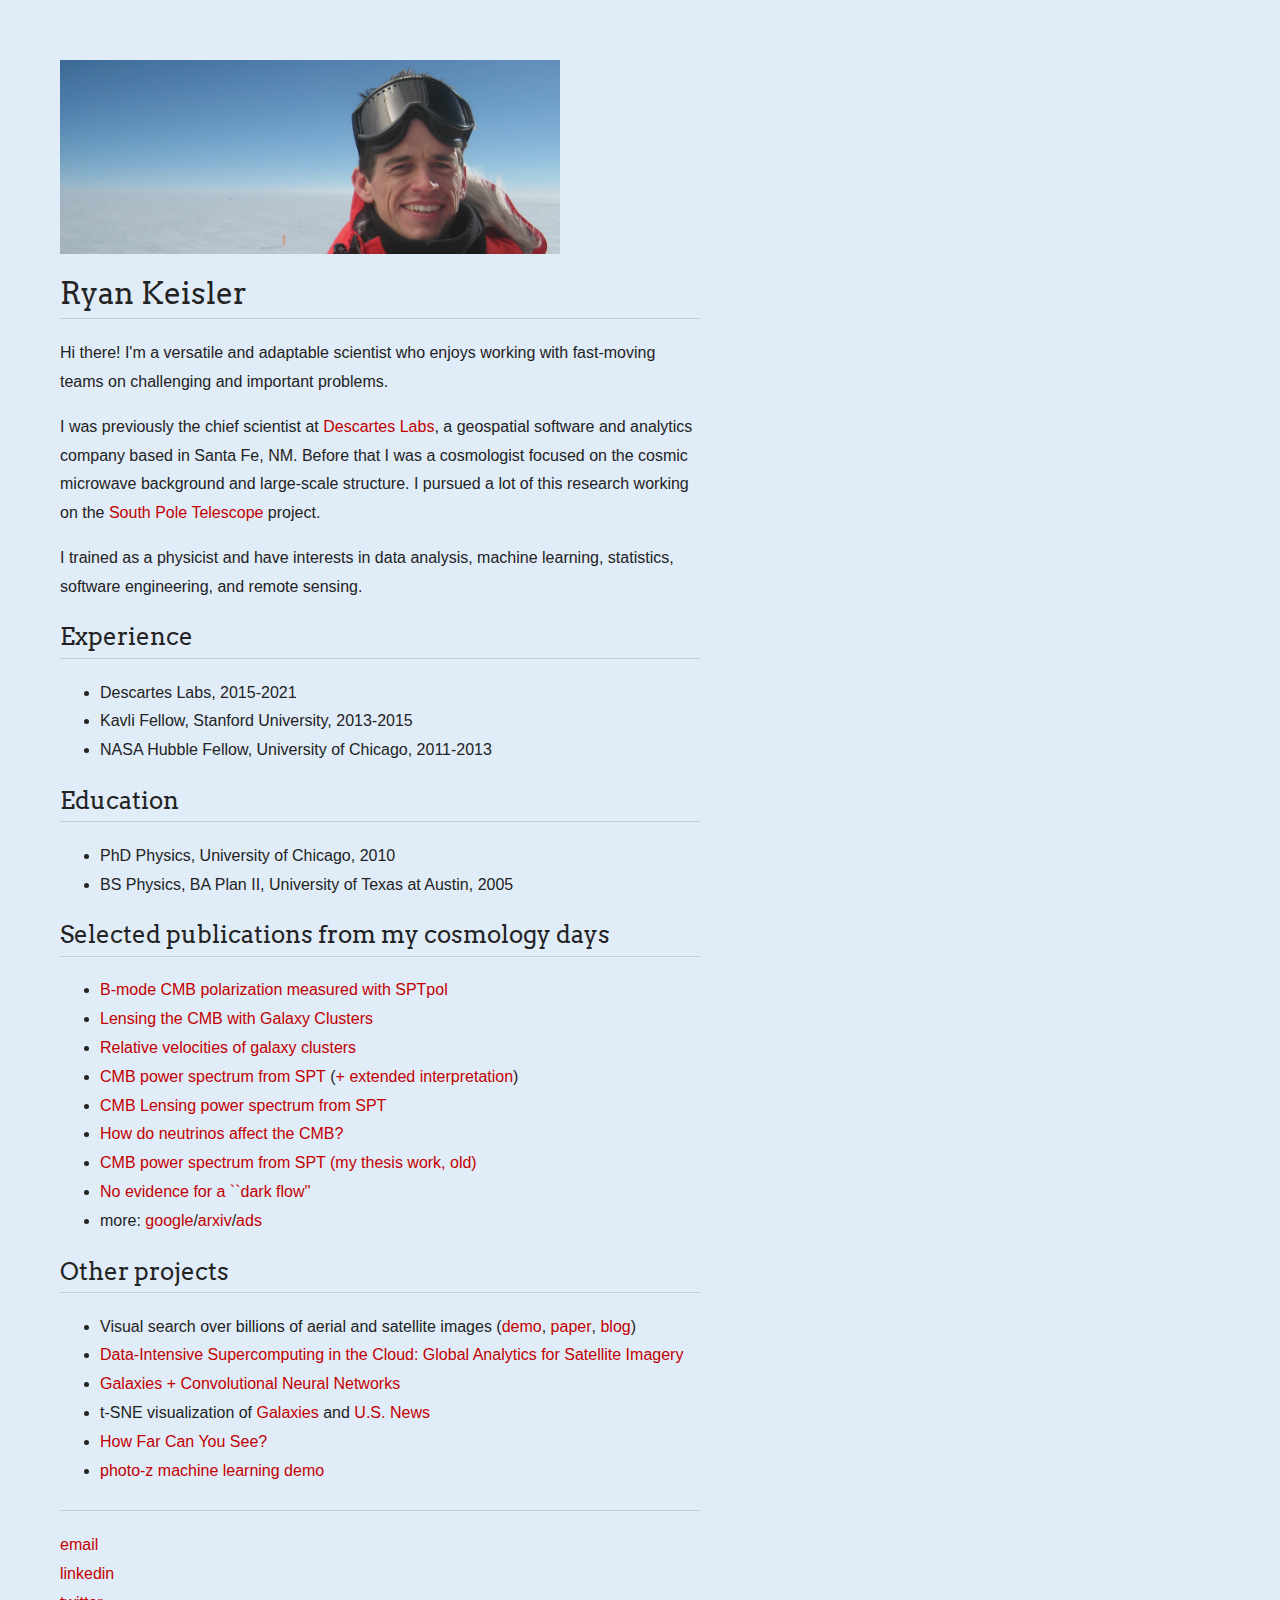
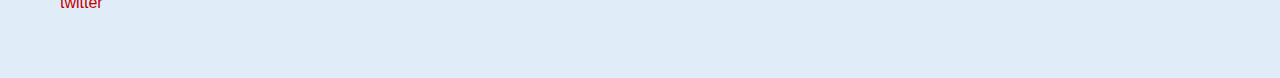
<file: index.html>
<style type="text/css">
  @import url("my.css");
</style>

<body>
<img src="on_lower_boom_wide.png" width="500pt">
<h1>Ryan Keisler</h1> 

<p>

Hi there!  I'm a versatile and adaptable scientist who enjoys working with fast-moving teams on challenging and important problems.
</p>


<p>
I was previously the chief scientist at <a href="https://descarteslabs.com/">Descartes Labs</a>, a geospatial software and analytics company based in Santa Fe, NM.  Before that I was a cosmologist focused on the cosmic microwave background and large-scale structure.  I pursued a lot of this research working on the <a  href="http://pole.uchicago.edu/">South Pole Telescope</a> project.
</p>

<p>
I trained as a physicist and have interests in data analysis, machine learning, statistics, software engineering, and remote sensing.
</p>

<h2>Experience</h2>

<ul>
  <li>Descartes Labs, 2015-2021</li>  
  <li>Kavli Fellow, Stanford University, 2013-2015</li>
  <li>NASA Hubble Fellow, University of Chicago, 2011-2013</li>
</ul>

<h2>Education</h2>
<ul>
  <li>PhD Physics, University of Chicago, 2010</li>
  <li>BS Physics, BA Plan II, University of Texas at Austin, 2005</li>
</ul>


<h2>Selected publications from my cosmology days</h2>


<ul>

<li><a  href="http://arxiv.org/abs/1503.02315">
B-mode CMB polarization measured with SPTpol</a></li>

<li><a  href="http://arxiv.org/abs/1412.7521">
Lensing the CMB with Galaxy Clusters</a></li>

<li><a  href="http://arxiv.org/abs/1211.0668">
Relative velocities of galaxy clusters
</a></li>

<li>
<a  href="http://arxiv.org/abs/1210.7231">CMB power spectrum from SPT</a> (<a  href="http://arxiv.org/abs/1212.6267">+ extended interpretation</a>)
</li>

<li><a  href="http://arxiv.org/abs/1202.0546">
CMB Lensing power spectrum from SPT
</a></li>

<li><a  href="http://arxiv.org/abs/1104.2333">
How do neutrinos affect the CMB?
</a></li>

<li><a  href="http://arxiv.org/abs/1105.3182">
CMB power spectrum from SPT (my thesis work, old)
</a></li>

<li><a  href="http://arxiv.org/abs/0910.4233">
No evidence for a ``dark flow''
</a></li>

<li> more: <a  href="https://scholar.google.com/citations?hl=en&user=iqFAxccAAAAJ">google</a>/<a  href="http://arxiv.org/find/all/1/au:+keisler_r/0/1/0/all/0/1">arxiv</a>/<a  href="http://adsabs.harvard.edu/cgi-bin/nph-abs_connect?db_key=AST&db_key=PHY&db_key=PRE&qform=AST&arxiv_sel=astro-ph&arxiv_sel=cond-mat&arxiv_sel=cs&arxiv_sel=gr-qc&arxiv_sel=hep-ex&arxiv_sel=hep-lat&arxiv_sel=hep-ph&arxiv_sel=hep-th&arxiv_sel=math&arxiv_sel=math-ph&arxiv_sel=nlin&arxiv_sel=nucl-ex&arxiv_sel=nucl-th&arxiv_sel=physics&arxiv_sel=quant-ph&arxiv_sel=q-bio&sim_query=YES&ned_query=YES&adsobj_query=YES&aut_req=YES&aut_logic=OR&obj_logic=OR&author=Keisler%2C+Ryan&object=&start_mon=&start_year=&end_mon=&end_year=&ttl_logic=OR&title=&txt_logic=OR&text=&nr_to_return=200&start_nr=1&jou_pick=ALL&ref_stems=&data_and=ALL&group_and=ALL&start_entry_day=&start_entry_mon=&start_entry_year=&end_entry_day=&end_entry_mon=&end_entry_year=&min_score=&sort=SCORE&data_type=SHORT&aut_syn=YES&ttl_syn=YES&txt_syn=YES&aut_wt=1.0&obj_wt=1.0&ttl_wt=0.3&txt_wt=3.0&aut_wgt=YES&obj_wgt=YES&ttl_wgt=YES&txt_wgt=YES&ttl_sco=YES&txt_sco=YES&version=1">ads</a></li>

</ul>


<h2>Other projects</h2>
<div id="projects"></div>

<ul>

  <li>
    Visual search over billions of aerial and satellite images (<a  href="https://search.descarteslabs.com/">demo</a>,
    <a  href="https://arxiv.org/abs/2002.02624">paper</a>,
    <a  href="https://medium.com/descarteslabs-team/geovisual-search-using-computer-vision-to-explore-the-earth-275d970c60cf">blog</a>)   
  </li>

  <li>
    <a  href="https://arxiv.org/abs/1702.03935">Data-Intensive Supercomputing in the Cloud: Global Analytics for Satellite Imagery</a>
  </li>

<li><a  href="http://rkeisler.github.io/gz/">
Galaxies + Convolutional Neural Networks</a></li>

<li>t-SNE visualization of 
<a  href="http://rkeisler.github.io/tsne_galzoo/">Galaxies</a> and 
<a  href="http://rkeisler.github.io/tsne_guardian/us/">U.S. News</a>
</li>

<li><a  href="http://rkeisler.github.io/nakedeye/">How Far Can You See?</a></li>

<li><a  href="http://nbviewer.ipython.org/github/rkeisler/photoz_demo/blob/master/demo.ipynb">
photo-z machine learning demo</a></li>


</ul>

<h2></h2>


<a href="mailto:rkeisler@gmail.com">email</a><br/>
<a href="https://www.linkedin.com/in/ryan-keisler-03111319/">linkedin</a><br/>
<a href=https://twitter.com/RyanKeisler>twitter</a>


<script>
  (function(i,s,o,g,r,a,m){i['GoogleAnalyticsObject']=r;i[r]=i[r]||function(){
  (i[r].q=i[r].q||[]).push(arguments)},i[r].l=1*new Date();a=s.createElement(o),
  m=s.getElementsByTagName(o)[0];a.async=1;a.src=g;m.parentNode.insertBefore(a,m)
  })(window,document,'script','//www.google-analytics.com/analytics.js','ga');

  ga('create', 'UA-46643325-1', 'auto');
  ga('send', 'pageview');

</script>


</body>
</file>
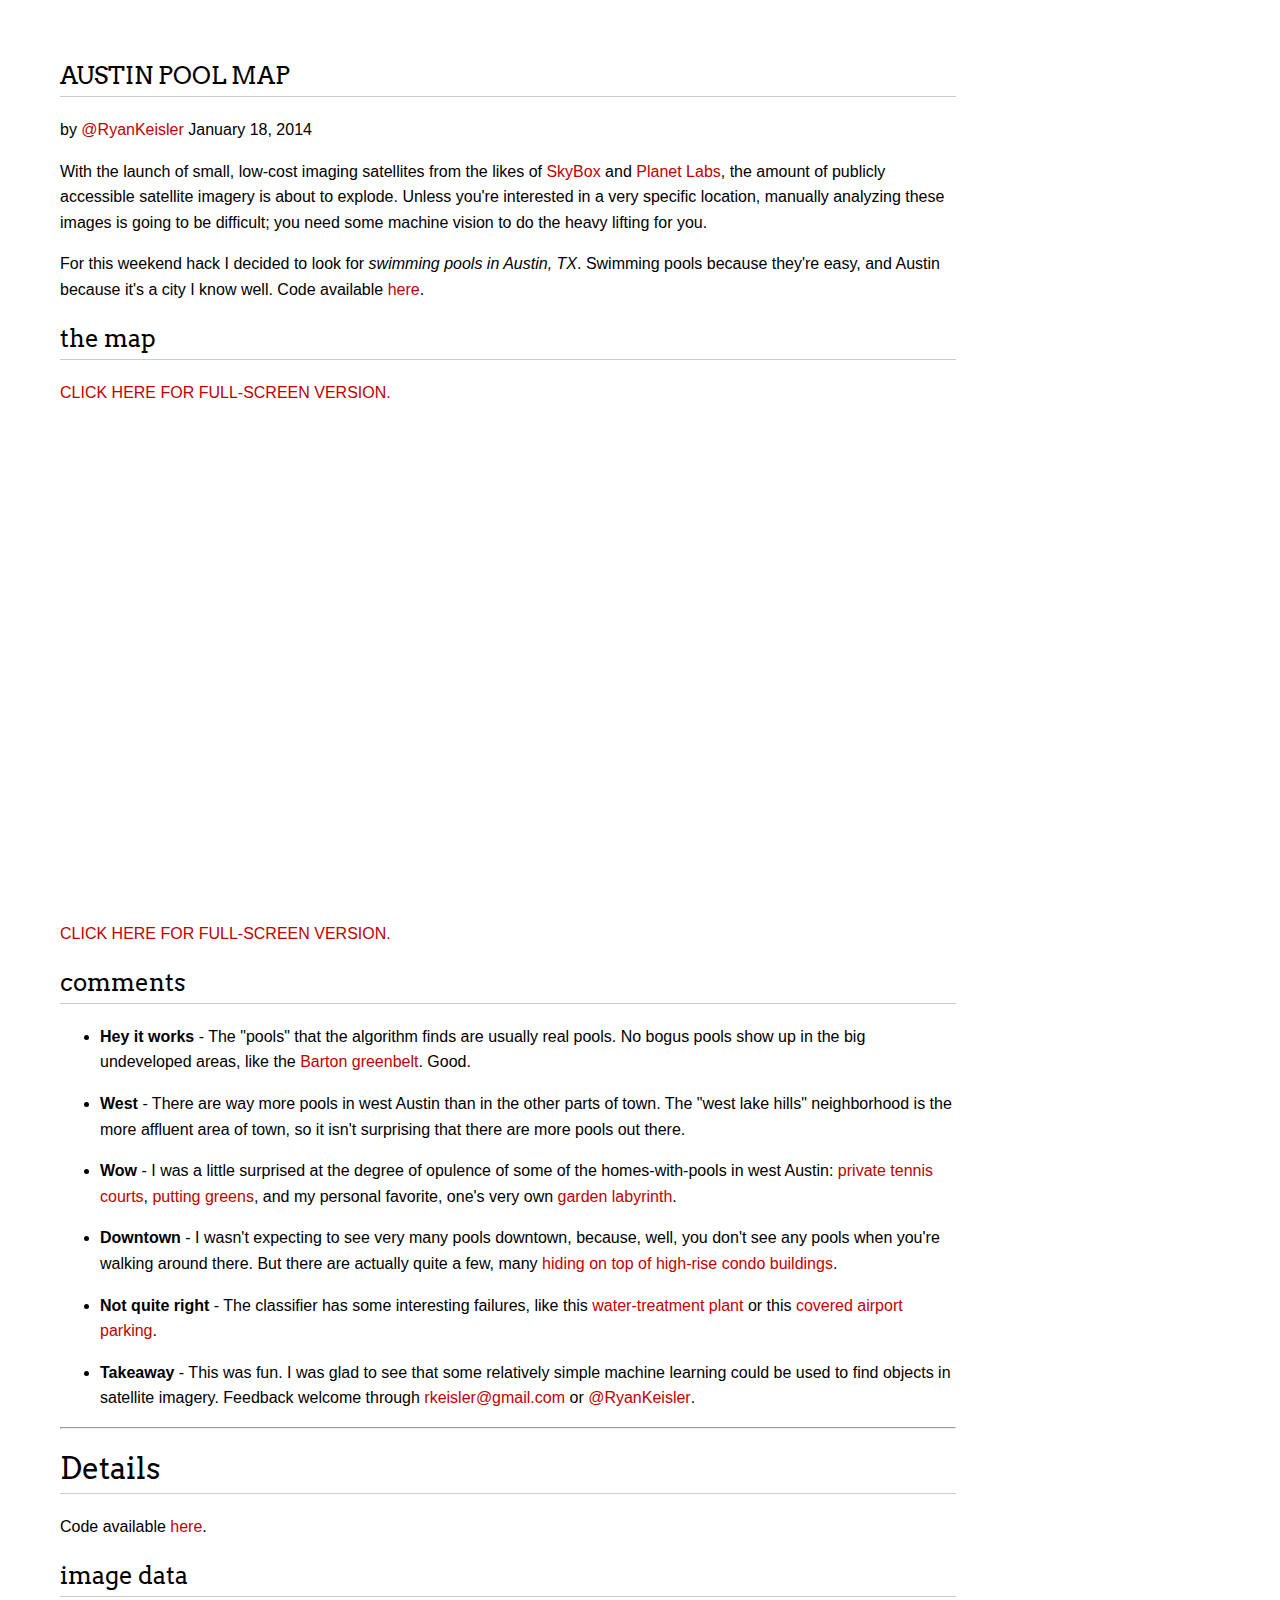
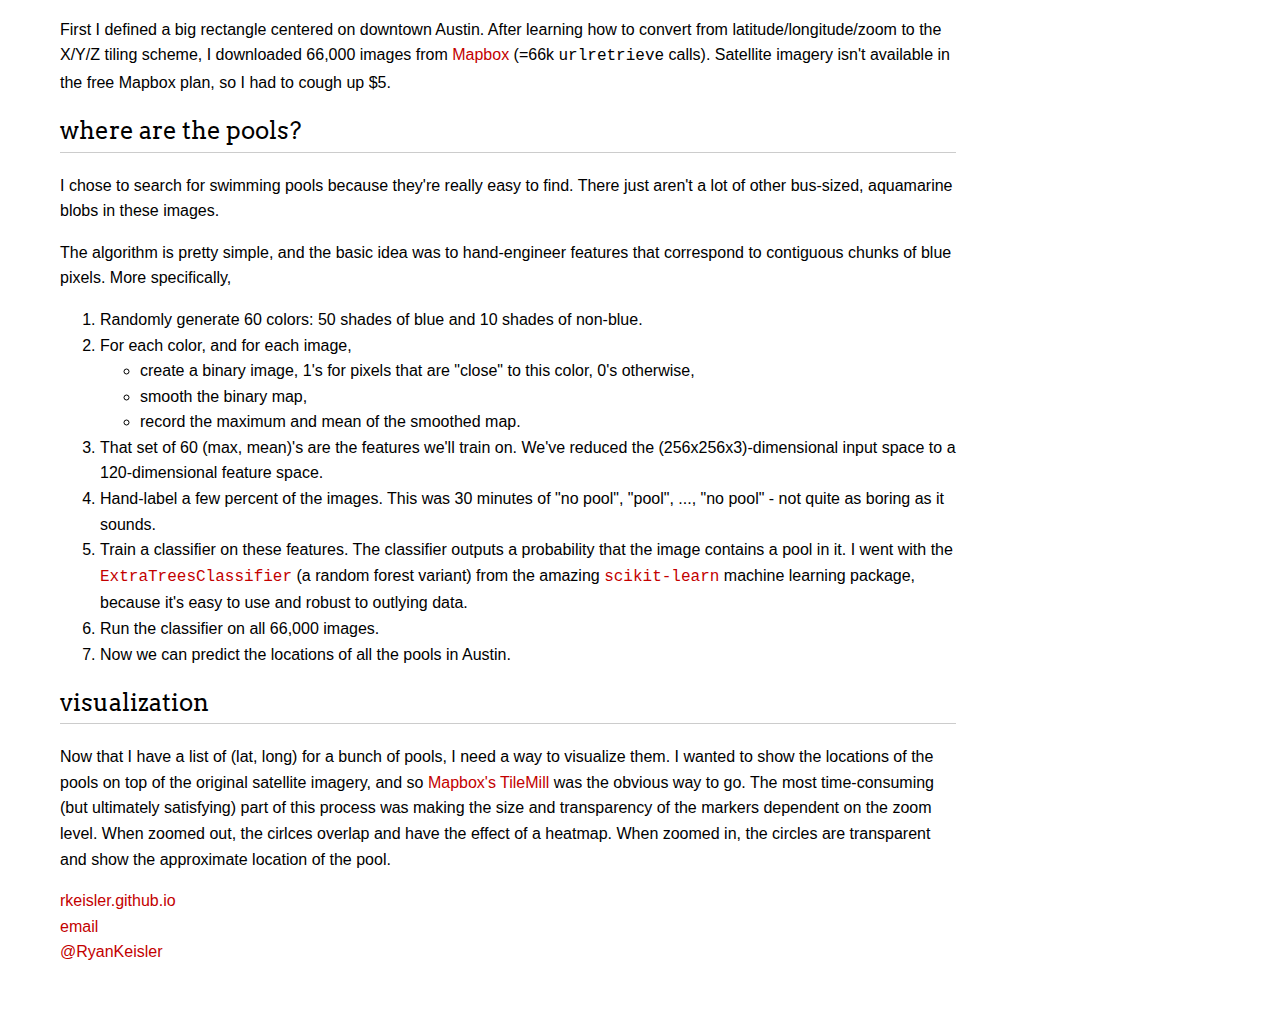
<file: atx_pools/index.html>
<style type="text/css">
  @import url("my.css");
</style>

<!-- <link rel="stylesheet"
      href="http://yui.yahooapis.com/pure/0.3.0/base-min.css"> -->


<body>

<h2>AUSTIN POOL MAP</h2>

<p>by <a href="https://twitter.com/RyanKeisler">@RyanKeisler</a>
  January 18, 2014</p>

<p>With the launch of small, low-cost imaging satellites from the likes of <a href="http://skybox.com/">SkyBox</a> and <a href="http://www.planet.com/">Planet Labs</a>, the amount of publicly accessible satellite imagery is about to explode.  Unless you're interested in a very specific location, manually analyzing these images is going to be difficult; you need some machine vision to do the heavy lifting for you.</p>

<p>For this weekend hack I decided to look for <em>swimming pools in Austin, TX</em>.  Swimming pools because they're easy, and Austin because it's a city I know well.  Code available <a href="https://www.github.com/rkeisler/sat_img">here</a>.</p>

<h2>the map</h2>

<a target='_blank' href="https://a.tiles.mapbox.com/v3/rkeisler.gj60i22i/page.html?secure=1#13/30.2773/-97.7443">CLICK HERE FOR FULL-SCREEN VERSION.</a>

<iframe width='100%' height='500px' frameBorder='0' src='https://a.tiles.mapbox.com/v4/rkeisler.gj60i22i/attribution,zoompan,share.html?access_token=pk.eyJ1IjoicmtlaXNsZXIiLCJhIjoiWjVtV2szMCJ9.p3TZ8fIj43uo23-YjqdQjg'></iframe>

<p><a href="https://a.tiles.mapbox.com/v3/rkeisler.gj60i22i/page.html?secure=1#13/30.2773/-97.7443">CLICK HERE FOR FULL-SCREEN VERSION.</a>

<!-- <p>The full map is available <a href="https://a.tiles.mapbox.com/v3/rkeisler.gj60i22i/page.html?secure=1#13/30.2773/-97.7443">here</a>.  A few comments below, and then the technical details after the break.</p> -->

<h2>comments</h2>

<ul>
  <li><p><strong>Hey it works</strong> - The "pools" that the algorithm finds are usually real pools.  No bogus pools show up in the big undeveloped areas, like the <a target='_blanck' href="https://a.tiles.mapbox.com/v3/rkeisler.gj60i22i/page.html?secure=1#13/30.2623/-97.8068">Barton greenbelt</a>.  Good.</p></li>
  <li><p><strong>West</strong> - There are way more pools in west Austin than in the other parts of town.  The "west lake hills" neighborhood is the more affluent area of town, so it isn't surprising that there are more pools out there.</p></li>
  <li><p><strong>Wow</strong> - I was a little surprised at the degree of opulence of some of the homes-with-pools in west Austin: <a target='_blanck' href="https://a.tiles.mapbox.com/v3/rkeisler.gj60i22i/page.html?secure=1#20/30.30346/-97.81063">private tennis courts</a>, <a target='_blanck' href="https://a.tiles.mapbox.com/v3/rkeisler.gj60i22i/page.html?secure=1#20/30.26226/-97.81236">putting greens</a>, and my personal favorite, one's very own <a target='_blanck' href="https://a.tiles.mapbox.com/v3/rkeisler.gj60i22i/page.html?secure=1#20/30.30412/-97.81741">garden labyrinth</a>.</p></li>
  <li><p><strong>Downtown</strong>  - I wasn't expecting to see very many pools downtown, because, well, you don't see any pools when you're walking around there.  But there are actually quite a few, many <a target='_blanck' href="https://a.tiles.mapbox.com/v3/rkeisler.gj60i22i/page.html?secure=1#18/30.26824/-97.75492">hiding on top of high-rise condo buildings</a>.</p></li>
  <li><p><strong>Not quite right</strong> - The classifier has some interesting failures, like this <a target='_blanck' href=https://a.tiles.mapbox.com/v3/rkeisler.gj60i22i/page.html?secure=1#18/30.29047/-97.79686>water-treatment plant</a> or this <a target='_blanck' href="https://a.tiles.mapbox.com/v3/rkeisler.gj60i22i/page.html?secure=1#17/30.21978/-97.67482">covered airport parking</a>.</p></li>
<!-- An array of perfectly square pools or covered airport parking?</a></p></li> -->
<!--  <li><p><strong>Practical</strong> - To the professional pool cleaners of Austin - take this map and prosper!</p></li> -->
  <li><p><strong>Takeaway</strong>  - This was fun.  I was glad to see that some relatively simple machine learning could be used to find objects in satellite imagery.

Feedback welcome through <a href="&#x6D;&#97;&#x69;&#x6C;&#116;&#x6F;:&#114;&#107;&#101;&#105;s&#x6C;&#101;&#x72;&#64;&#103;&#x6D;a&#105;&#108;.&#x63;&#111;&#x6D;">&#114;&#107;&#101;&#105;s&#x6C;&#101;&#x72;&#64;&#103;&#x6D;a&#105;&#108;.&#x63;&#111;&#x6D;</a> or <a href="https://twitter.com/RyanKeisler">@RyanKeisler</a>.
</p></li></ul>
<hr />

<h1>Details</h1>
Code available <a href="https://www.github.com/rkeisler/sat_img">here</a>.
<h2>image data</h2>

<p>First I defined a big rectangle centered on downtown Austin.  After learning how to convert from latitude/longitude/zoom to the X/Y/Z tiling scheme, I downloaded 66,000 images from <a href="http://www.mapbox.com">Mapbox</a> (=66k <code>urlretrieve</code> calls).  Satellite imagery isn't available in the free Mapbox plan, so I had to cough up $5.  
<!--Sure, I probably could have found similar data for free, or used imagery from google maps, but this was cheap and easy. -->
</p>


<h2>where are the pools?</h2>

<p>I chose to search for swimming pools because they're really easy to find.  There just aren't a lot of other bus-sized, aquamarine blobs in these images.</p>

<p>The algorithm is pretty simple, and the basic idea was to hand-engineer features that correspond to contiguous chunks of blue pixels.  More specifically,</p>

<ol>
  <li>Randomly generate 60 colors: 50 shades of blue and 10 shades of non-blue.</li>
  <li>For each color, and for each image,
    <ul><li>create a binary image, 1's for pixels that are "close" to this color, 0's otherwise,</li>
      <li>smooth the binary map,</li>
      <li>record the maximum and mean of the smoothed map.</li></ul></li>
  <li>That set of 60 (max, mean)'s are the features we'll train on.  We've reduced the (256x256x3)-dimensional input space to a 120-dimensional feature space.</li>
  <li>Hand-label a few percent of the images.  This was 30 minutes of "no pool", "pool", ..., "no pool" - not quite as boring as it sounds.</li>
  <li>Train a classifier on these features.  The classifier outputs a probability that the image contains a pool in it.  I went with the <a href="http://scikit-learn.org/stable/modules/generated/sklearn.ensemble.ExtraTreesClassifier.html"><code>ExtraTreesClassifier</code></a> (a random forest variant) from the amazing <a href="http://scikit-learn.org/stable/"><code>scikit-learn</code></a> machine learning package, because it's easy to use and robust to outlying data.</li>
  <li>Run the classifier on all 66,000 images.</li>
  <li>Now we can predict the locations of all the pools in Austin.</li>
  </ol>

<!-- <p>Note that because only ~5% of the images have pools in them, the classifer needs to have better than 20-to-1 rejection for it to be useful.  That target was pretty easy to hit.  I chose to threshold the classifier so that it has ~200-to-1 rejection but still finds the majority of pools.</p> -->

<h2>visualization</h2>

<p>Now that I have a list of (lat, long) for a bunch of pools, I need a way to visualize them.  I wanted to show the locations of the pools on top of the original satellite imagery, and so <a href="https://www.mapbox.com/tilemill/">Mapbox's TileMill</a> was the obvious way to go.  The most time-consuming (but ultimately satisfying) part of this process was making the size and transparency of the markers dependent on the zoom level.  When zoomed out, the cirlces overlap and have the effect of a heatmap.  When zoomed in, the circles are transparent and show the approximate location of the pool.</p>

<a href=http://rkeisler.github.io target='_blank'>rkeisler.github.io</a><br/>
<a href="mailto:rkeisler@gmail.com">email</a><br />
<a href=https://twitter.com/RyanKeisler target='_blank'>@RyanKeisler</a>

</p>
</body>
</file>
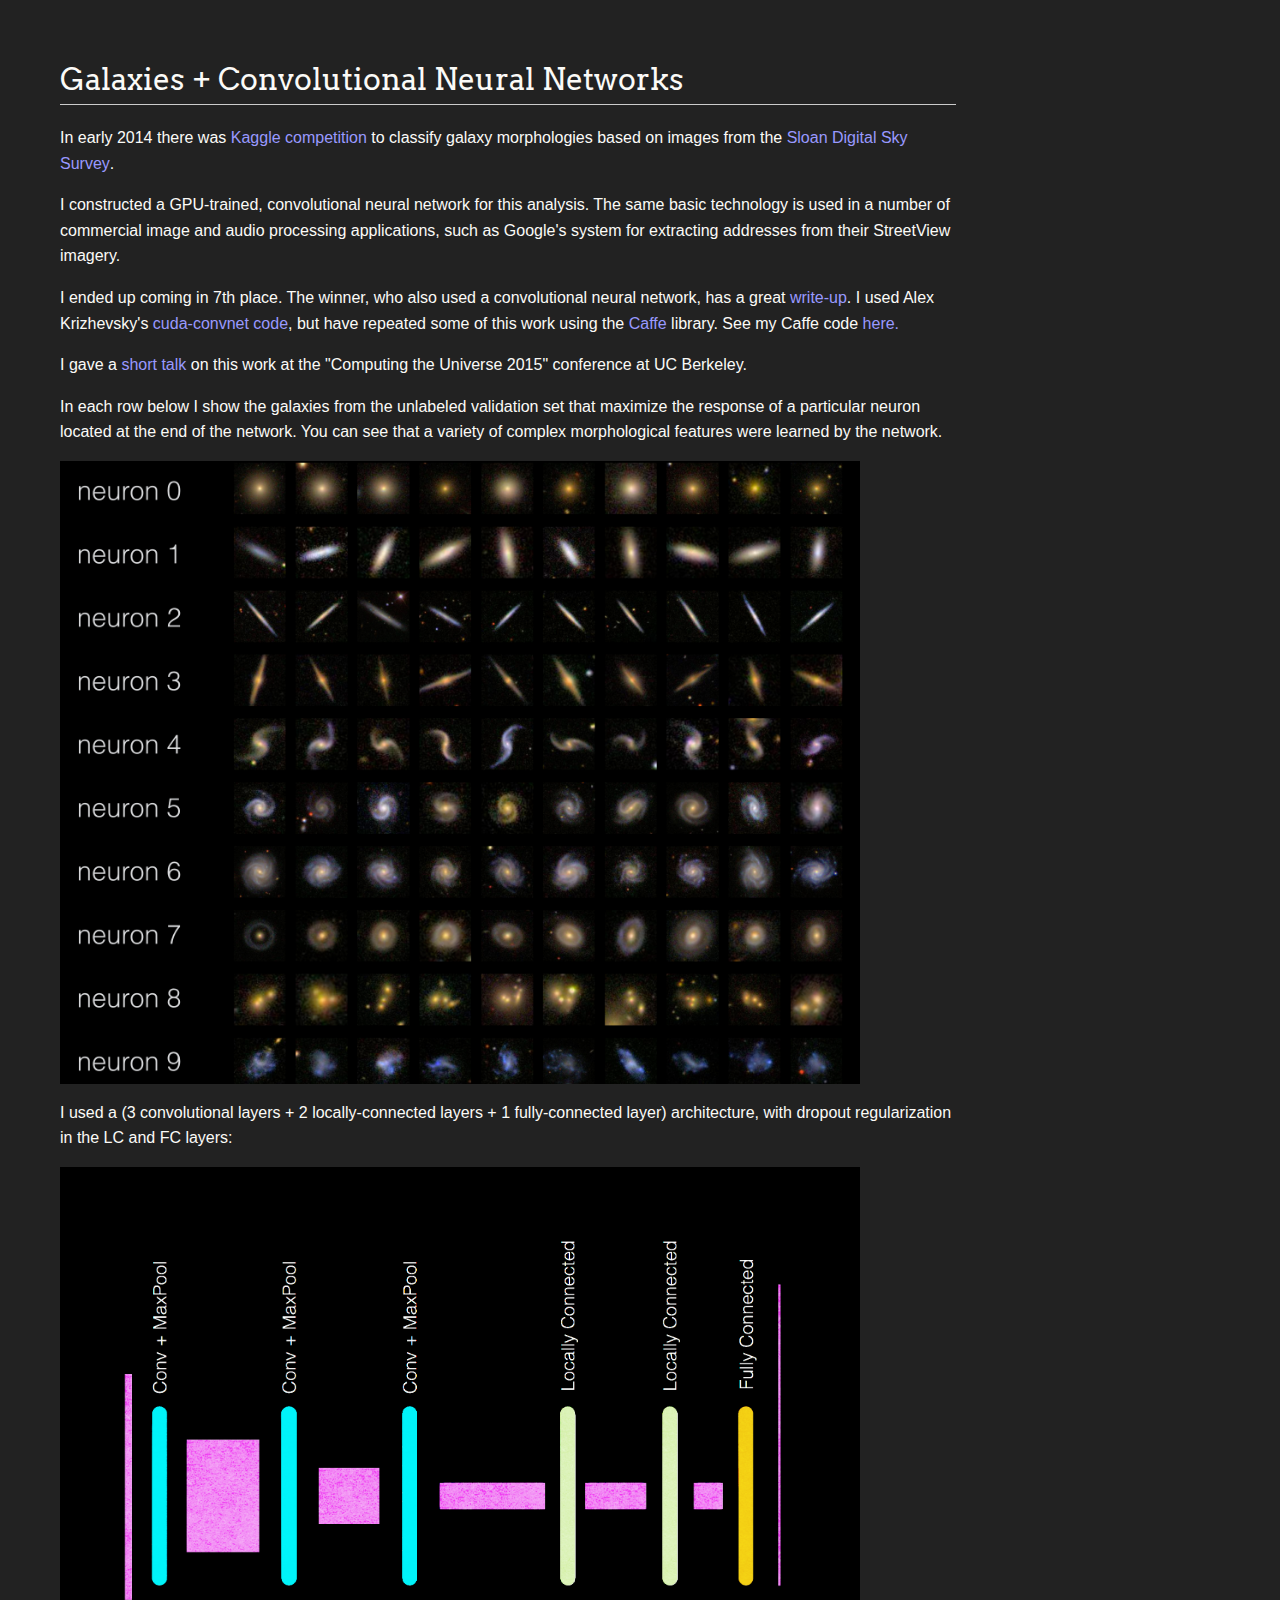
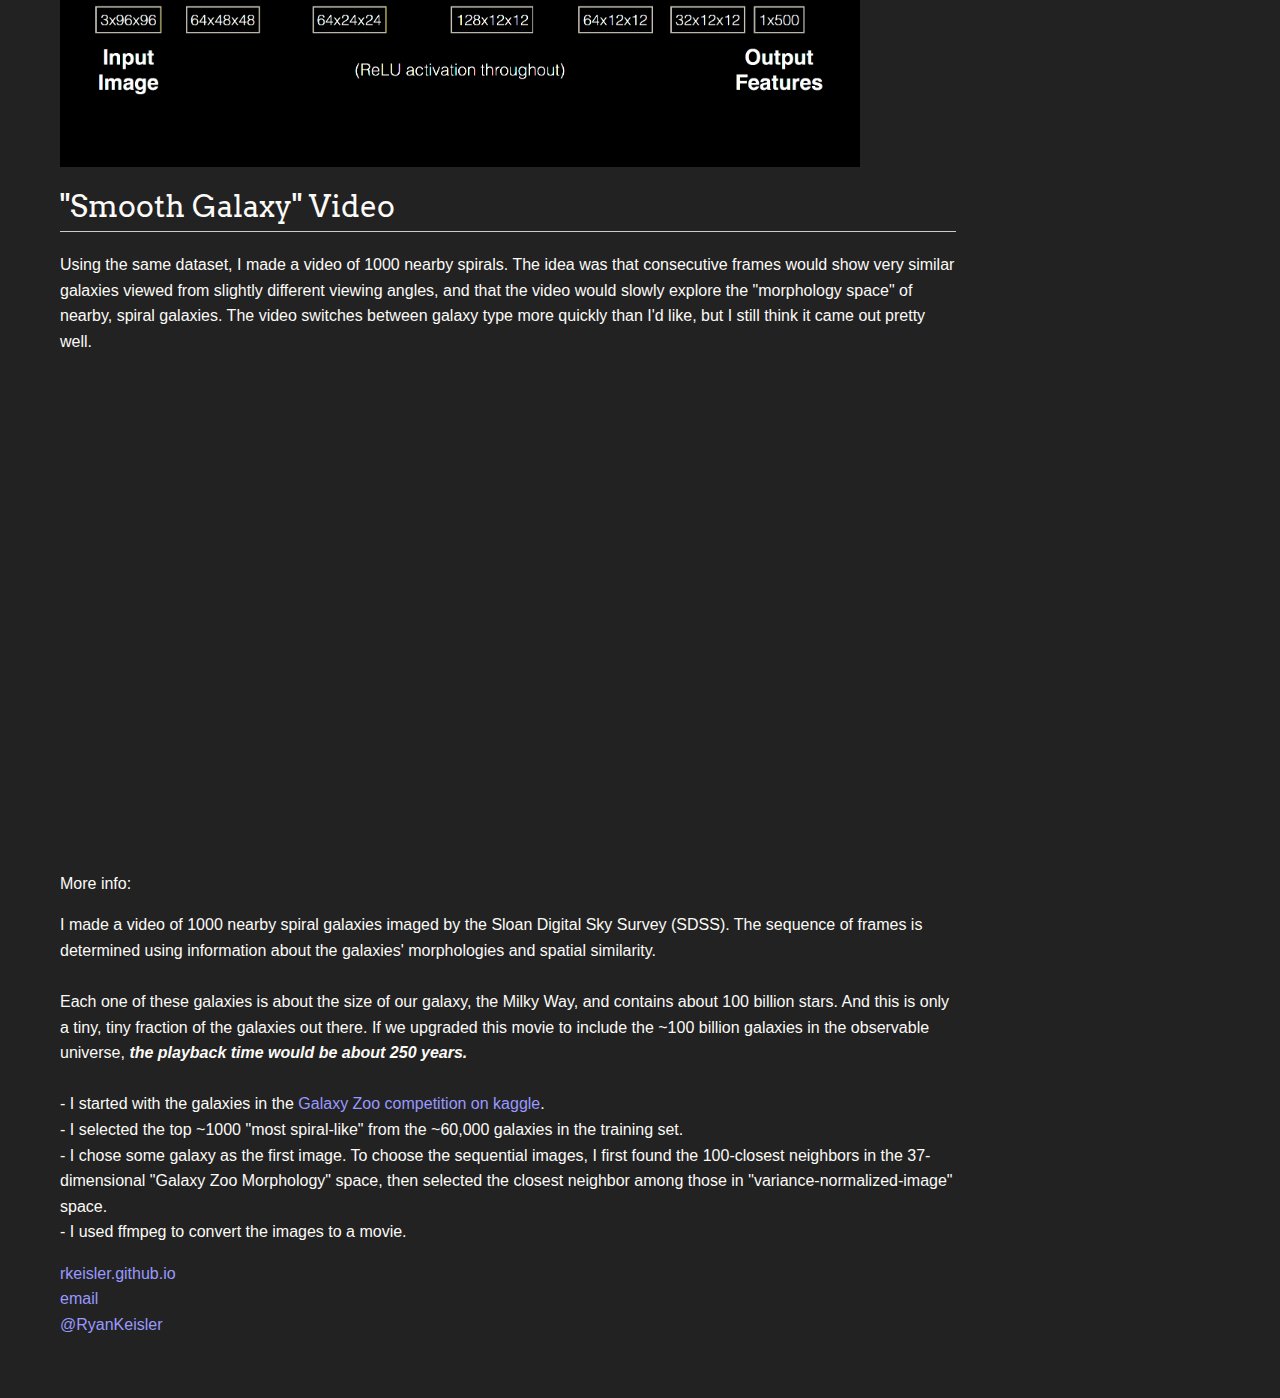
<file: gz/index.html>
<style type="text/css">
  @import url("my.css");
</style>

<!-- <link rel="stylesheet"
      href="http://yui.yahooapis.com/pure/0.3.0/base-min.css"> -->

<body>
<h1>Galaxies + Convolutional Neural Networks</h1>

<p>
In early 2014 there was <a href=http://www.kaggle.com/c/galaxy-zoo-the-galaxy-challenge target='_blank'>Kaggle competition</a> to classify galaxy morphologies based on images from the <a href=http://www.sdss.org/ target='_blanck'>Sloan Digital Sky Survey</a>.  
</p>

<p>
I constructed a GPU-trained, convolutional neural network for this analysis.  The same basic technology is used in a number of commercial image and audio processing applications, such as Google's system for extracting addresses from their StreetView imagery.</p>

<p>I ended up coming in 7th place.  The winner, who also used a convolutional neural network, has a great <a href=http://benanne.github.io/2014/04/05/galaxy-zoo.html> write-up</a>.  I used Alex Krizhevsky's <a href=https://code.google.com/p/cuda-convnet/ target='_blanck'>cuda-convnet code</a>, but have repeated some of this work using the <a href=caffe.berkeleyvision.org>Caffe</a> library.  See my Caffe code <a href=https://github.com/rkeisler/convnet-galaxies>here.</a></p>


I gave a <a href=https://speakerdeck.com/rkeisler/convnets-plus-galaxies> short talk </a> on this work at the "Computing the Universe 2015" conference at UC Berkeley.
</p>


<p>
In each row below I show the galaxies from the unlabeled validation set that maximize the response of a particular neuron located at the end of the network.  You can see that a variety of complex morphological features were learned by the network.
</p>

<!-- <img src='view_topN.png' width="800pt"> -->
<img src='last_layer.png' width="800pt">


<p>I used a (3 convolutional layers + 2 locally-connected layers + 1 fully-connected layer) architecture, with dropout regularization in the LC and FC layers:</p>
<img src='architecture.png' width="800pt">


<script>
  (function(i,s,o,g,r,a,m){i['GoogleAnalyticsObject']=r;i[r]=i[r]||function(){
  (i[r].q=i[r].q||[]).push(arguments)},i[r].l=1*new
  Date();a=s.createElement(o),
  m=s.getElementsByTagName(o)[0];a.async=1;a.src=g;m.parentNode.insertBefore(a,m)
  })(window,document,'script','//www.google-analytics.com/analytics.js','ga');

  ga('create', 'UA-46643325-1', 'stanford.edu');
  ga('send', 'pageview');

</script>

<h1>"Smooth Galaxy" Video</h1>
<p>Using the same dataset, I made a video of 1000 nearby spirals.  The idea was that consecutive frames would show very similar galaxies viewed from slightly different viewing angles, and that the video would slowly explore the "morphology space" of nearby, spiral galaxies.  The video switches between galaxy type more quickly than I'd like, but I still think it came out pretty well.</p>

<iframe src="//player.vimeo.com/video/86254924" width="500" height="500" frameborder="0" webkitallowfullscreen mozallowfullscreen allowfullscreen></iframe> <br /> More info:<br /><p>I made a video of 1000 nearby spiral galaxies imaged by the Sloan Digital Sky Survey (SDSS). The sequence of frames is determined using information about the galaxies&#039; morphologies and spatial similarity.<br /> <br /> Each one of these galaxies is about the size of our galaxy, the Milky Way, and contains about 100 billion stars. And this is only a tiny, tiny fraction of the galaxies out there. If we upgraded this movie to include the ~100 billion galaxies in the observable universe, <i><b>the playback time would be about 250 years.</b></i><br /> 
 <br /> - I started with the galaxies in the <a href=http://www.kaggle.com/c/galaxy-zoo-the-galaxy-challenge target='_blank'>Galaxy Zoo competition on kaggle</a>.<br /> - I selected the top ~1000 &quot;most spiral-like&quot; from the ~60,000 galaxies in the training set.<br /> - I chose some galaxy as the first image. To choose the sequential images, I first found the 100-closest neighbors in the 37-dimensional &quot;Galaxy Zoo Morphology&quot; space, then selected the closest neighbor among those in &quot;variance-normalized-image&quot; space.<br /> - I used ffmpeg to convert the images to a movie.</p>

<a href=http://rkeisler.github.io>rkeisler.github.io</a><br>
<a href="mailto:rkeisler@gmail.com">email</a><br />
<a href=https://twitter.com/RyanKeisler target='_blank'>@RyanKeisler</a></p>
</body>
</file>
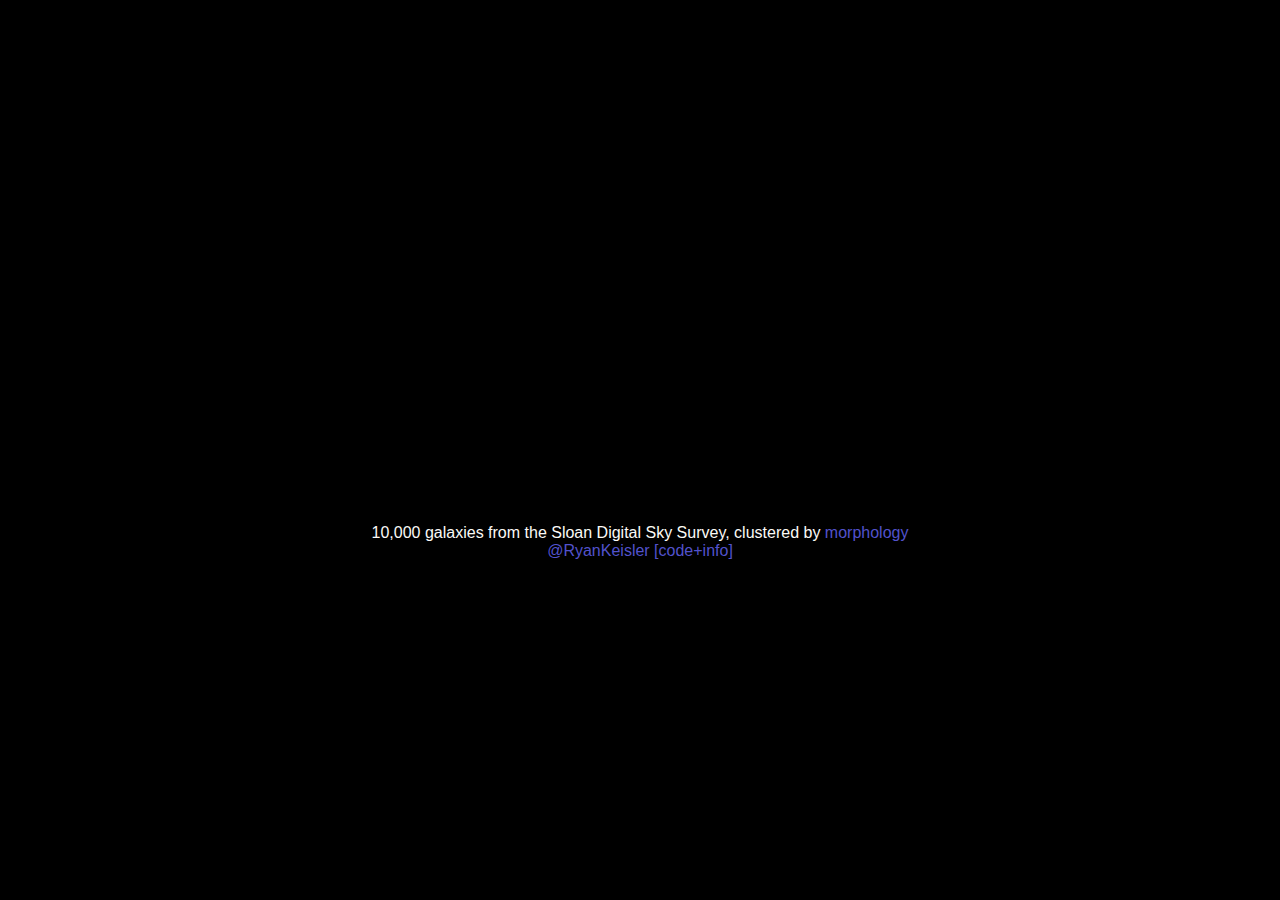
<file: tsne_galzoo/index.html>
<!DOCTYPE html>
<html>

<head>
     <link rel="stylesheet" href="http://cdn.leafletjs.com/leaflet-0.7.3/leaflet.css">
</head>

 <body>


<style type="text/css" media="screen">

  body {
  background-color: black;
  text-align: center;
  font-family:"Helvetica Neue", Helvetica, Arial, sans-serif;
  font-size: 16px;
  color: #FBFAF7;
  -webkit-font-smoothing: antialiased;       
  }

  a {
  color:#5252CC;
  font-weight:200;
  text-decoration:none;
  }

  a:hover {
  text-decoration: underline;
  }

  .leaflet-container {background: black;}

  #map {
  width: 100%;
  height: 500px;
  border: 0px solid #ccc;
  margin-bottom: 0px;
  }
</style>


<div id="map"></div>
<p>
10,000 galaxies from the Sloan Digital Sky Survey, clustered by <a href='http://www.kaggle.com/c/galaxy-zoo-the-galaxy-challenge'>morphology</a>
<br>
<a href=https://twitter.com/RyanKeisler>@RyanKeisler</a>
<a href='https://github.com/rkeisler/tsne_galzoo'>[code+info]</a>
</p>
</body>

<script src="http://cdn.leafletjs.com/leaflet-0.7.3/leaflet.js"></script>
<script src="my.js"></script>

</html>
</file>
